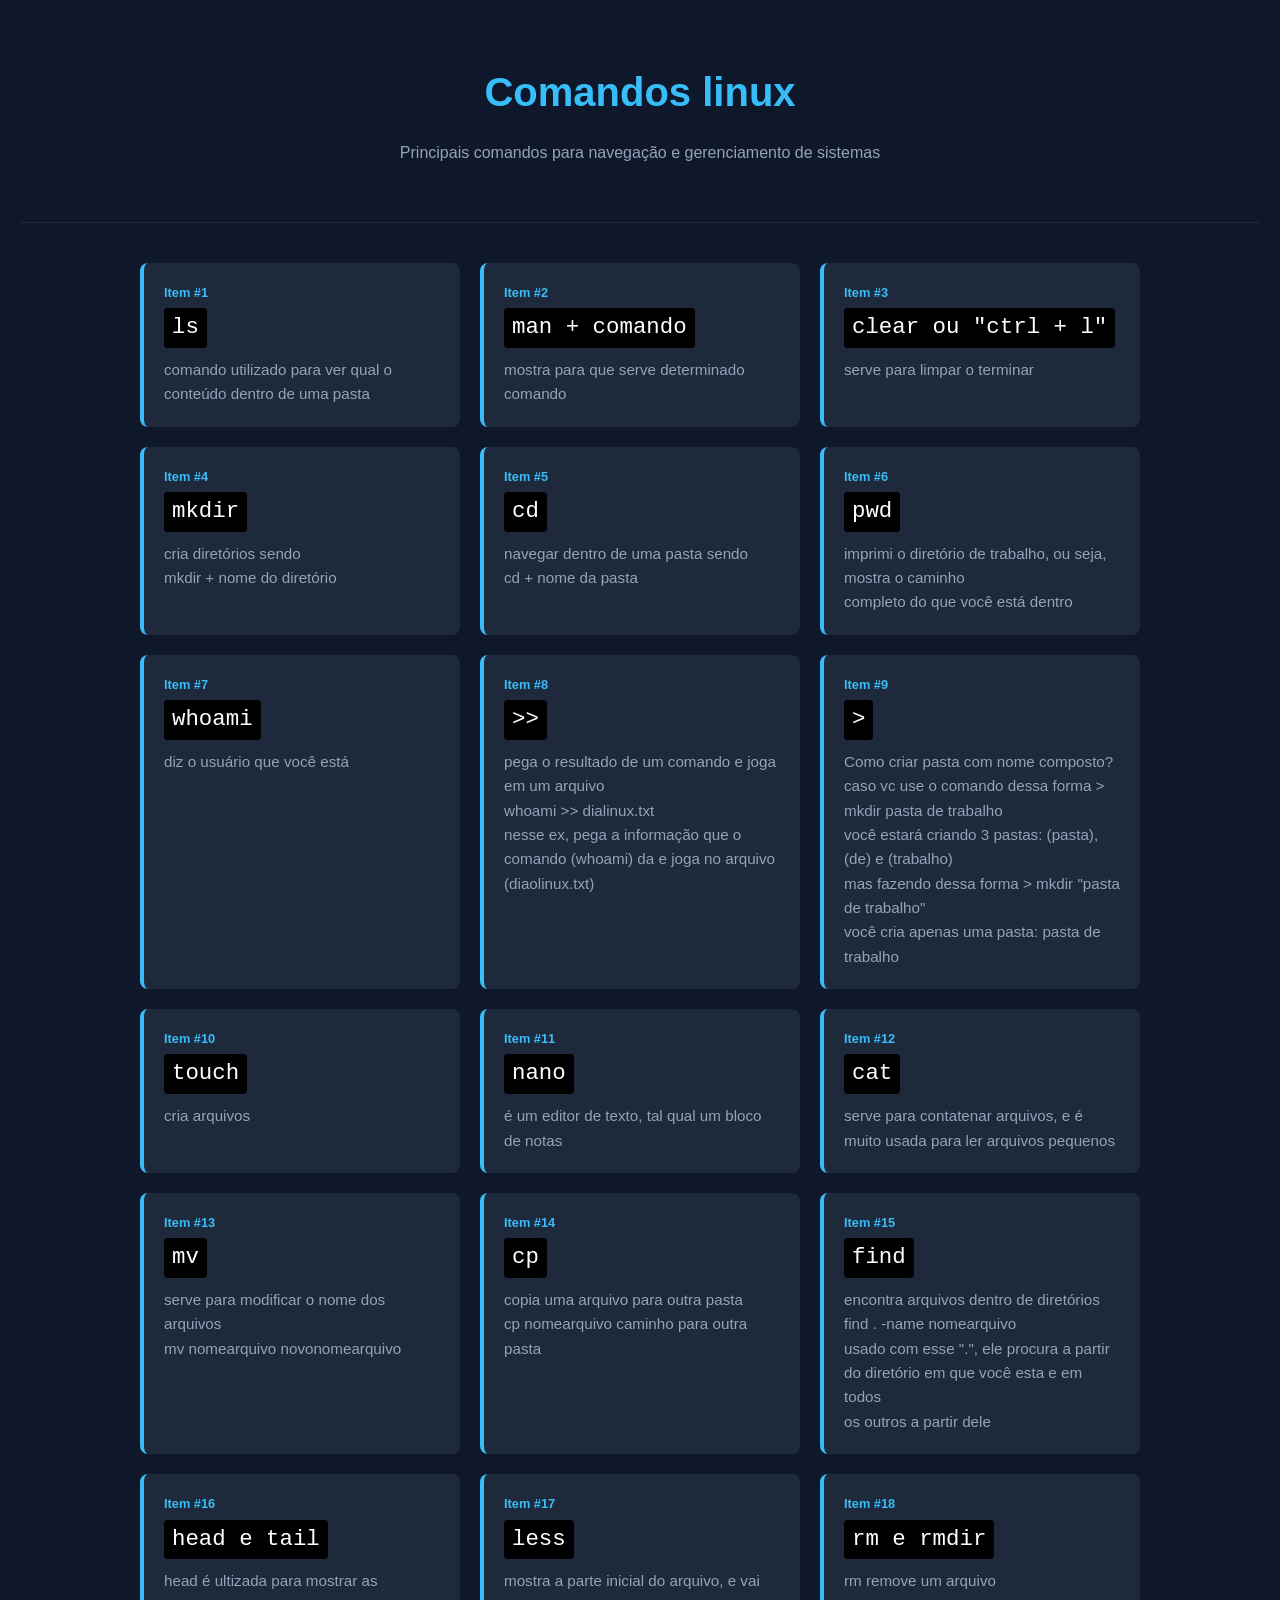
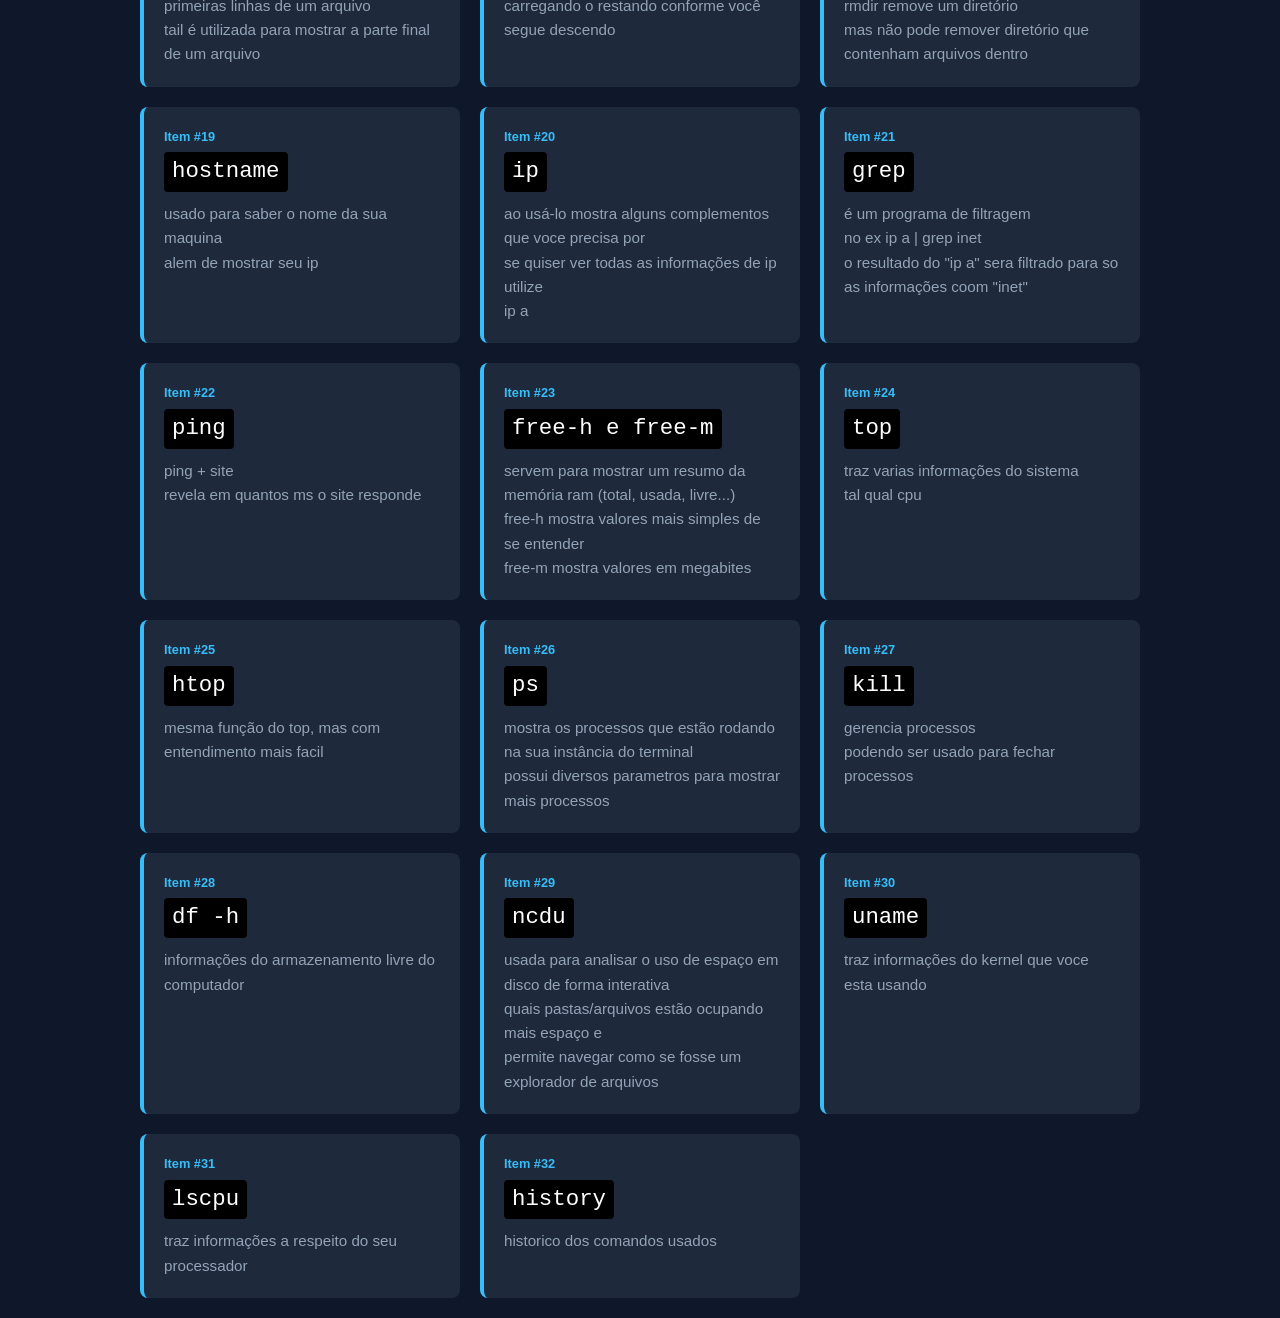
<file: Atividade 2/comandos.html>
<!DOCTYPE html>
<html lang="en">

<head>
  <meta charset="UTF-8">
  <meta name="viewport" content="width=device-width, initial-scale=1.0">
  <title>Comandos linux</title>
  <link rel="stylesheet" href="style_comandos.css">
</head>

<body>
  <header>
    <h1>Comandos linux</h1>
    <p>Principais comandos para navegação e gerenciamento de sistemas</p>
  </header>
  
  <div class="container">
  </div>

  <script src="comandos.js" charset="utf-8"></script>
</body>

</html>
</file>
<file: Atividade 2/style_comandos.css>
:root {
  --bg-color: #0f172a;
  --card-bg: #1e293b;
  --accent-color: #38bdf8;
  --text-primary: #f1f5f9;
  --text-secondary: #94a3b8;
  --code-bg: #000000;
}

body {
  font-family: 'Segoe UI', Tahoma, Geneva, Verdana, sans-serif;
  background-color: var(--bg-color);
  color: var(--text-primary);
  line-height: 1.6;
  margin: 0;
  padding: 20px;
}

header {
  text-align: center;
  padding: 40px 0;
  border-bottom: 1px solid var(--card-bg);
  margin-bottom: 40px;
}

header h1 {
  color: var(--accent-color);
  margin: 0;
  font-size: 2.5rem;
}

header p {
  color: var(--text-secondary);
}

.container {
  max-width: 1000px;
  margin: 0 auto;
  display: grid;
  grid-template-columns: repeat(auto-fill, minmax(300px, 1fr));
  gap: 20px;
}

.command-card {
  background-color: var(--card-bg);
  padding: 20px;
  border-radius: 8px;
  border-left: 4px solid var(--accent-color);
  transition: transform 0.2s;
}

.command-card:hover {
  transform: translateY(-5px);
}

.num {
  font-size: 0.8rem;
  color: var(--accent-color);
  font-weight: bold;
  display: block;
  margin-bottom: 5px;
}

.cmd-name {
  font-family: 'Courier New', Courier, monospace;
  font-size: 1.4rem;
  color: #fff;
  background: var(--code-bg);
  padding: 2px 8px;
  border-radius: 4px;
  display: inline-block;
  margin-bottom: 10px;
}

.description {
  color: var(--text-secondary);
  font-size: 0.95rem;
}
</file>
